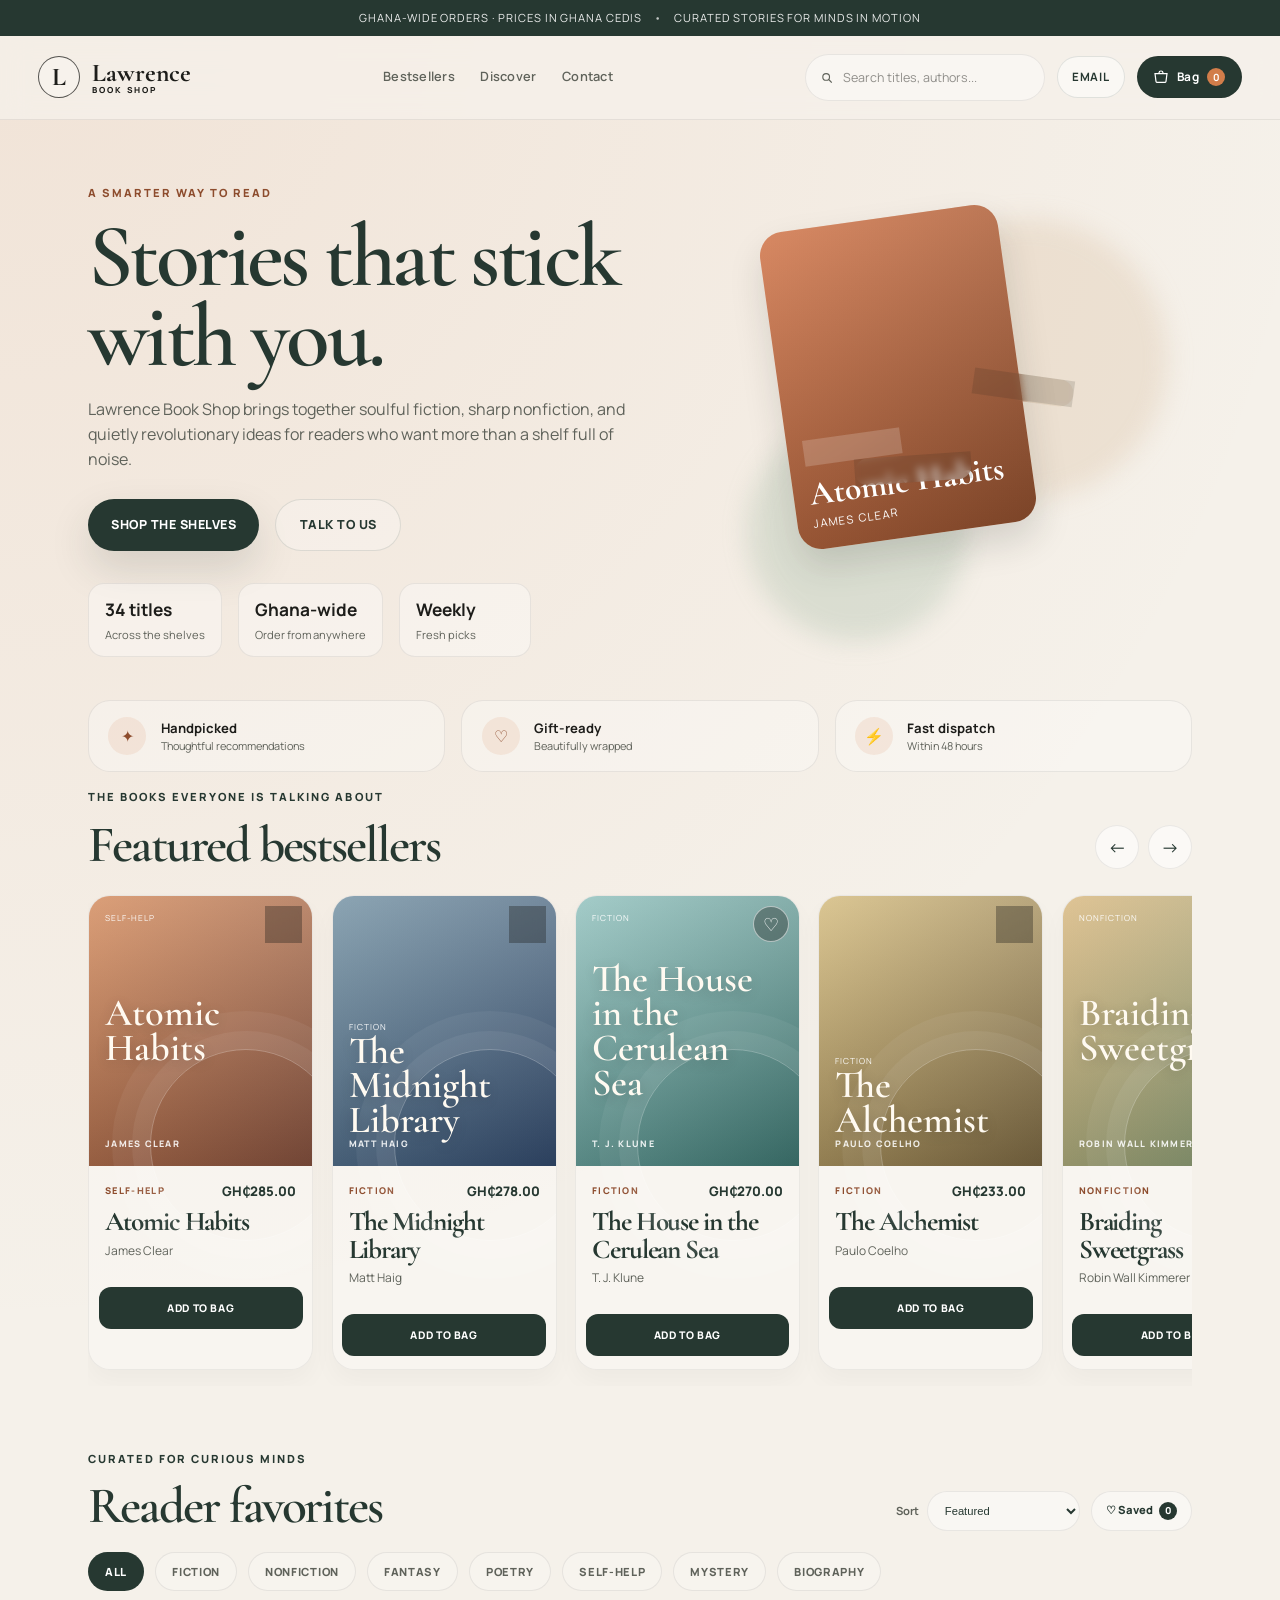
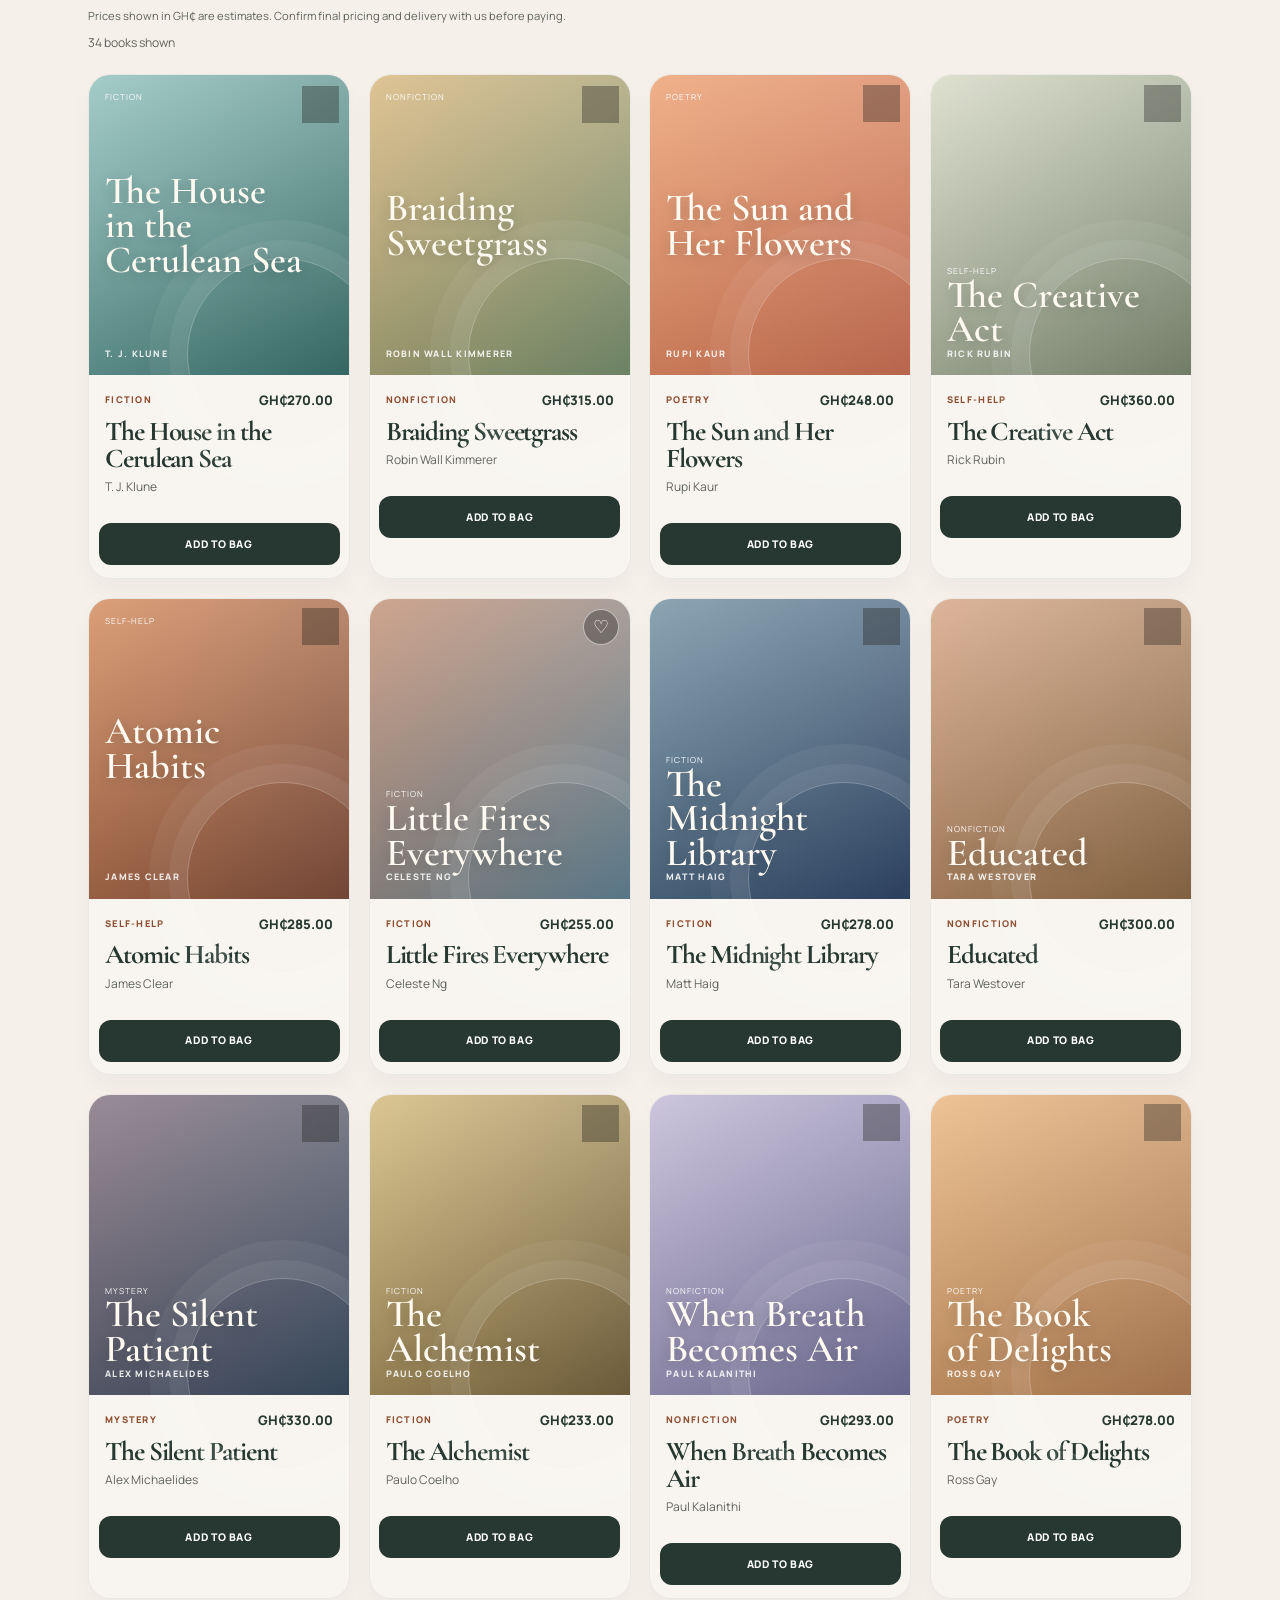
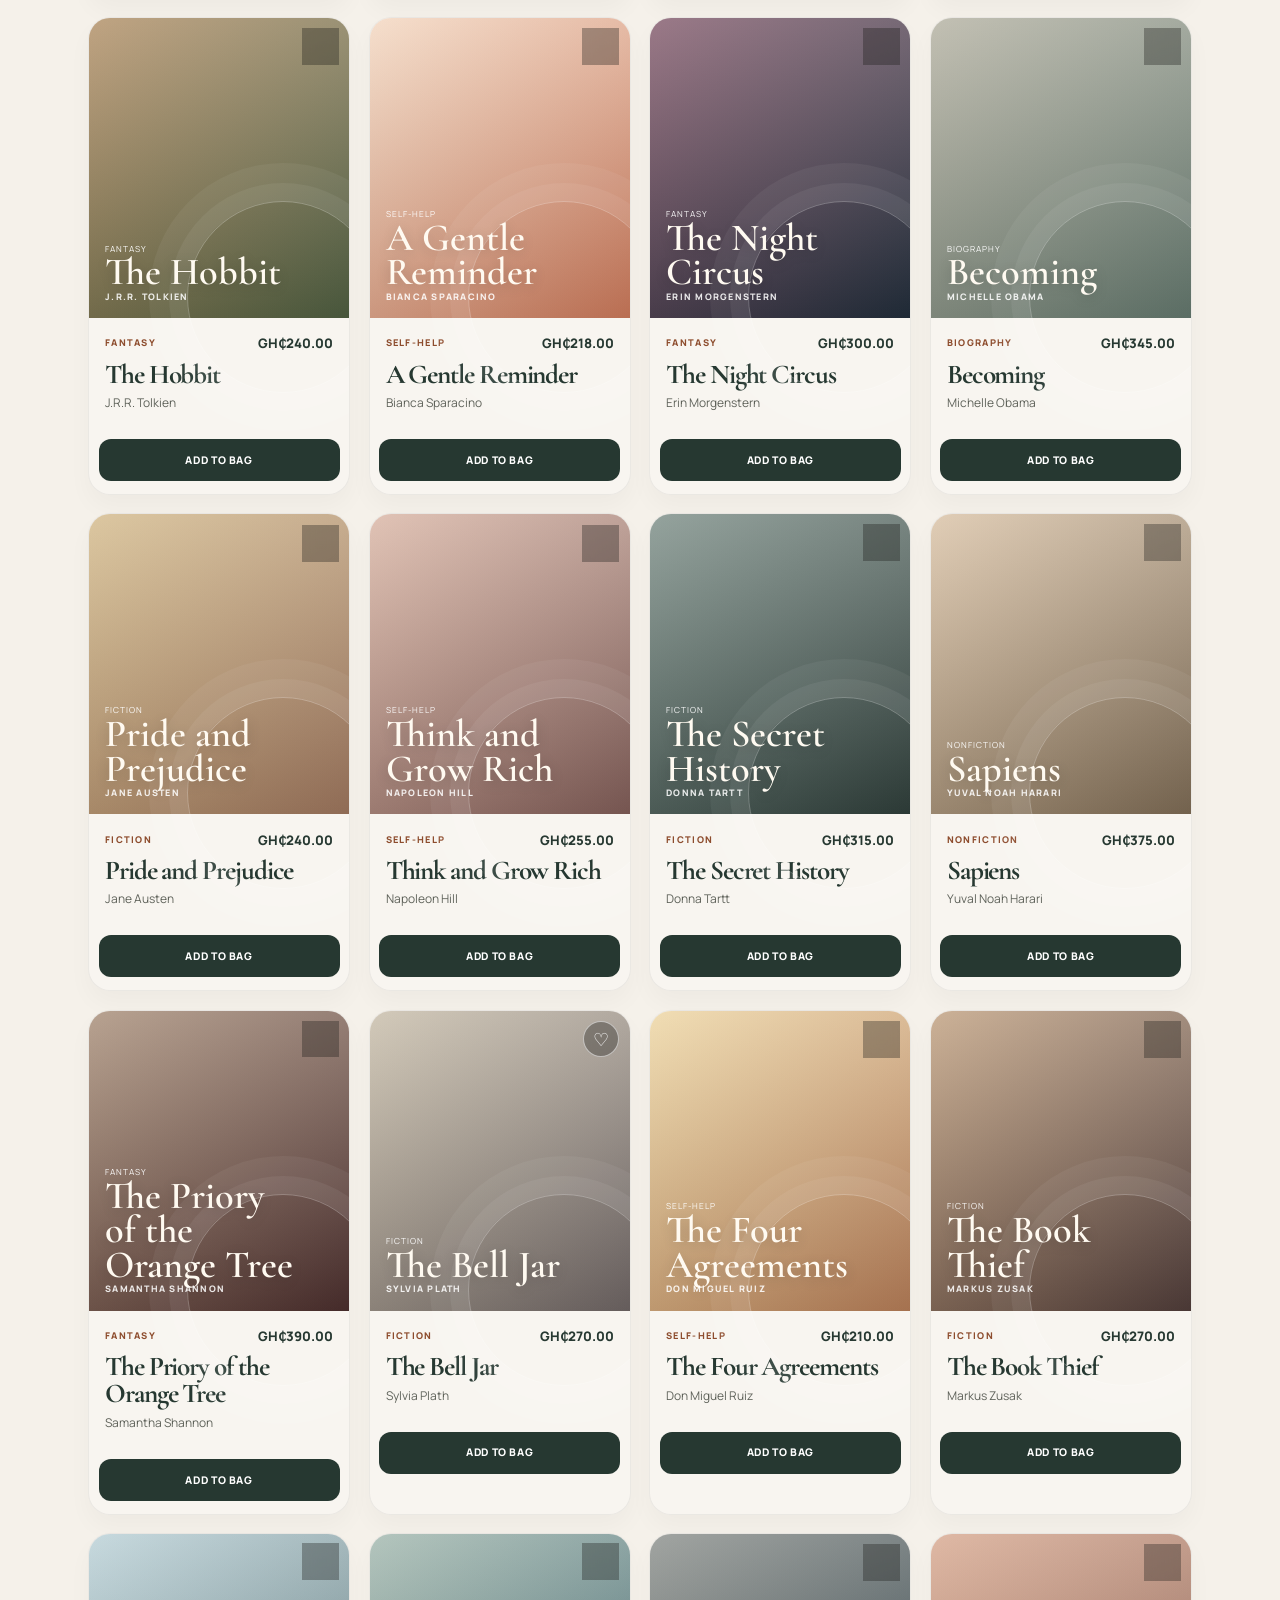
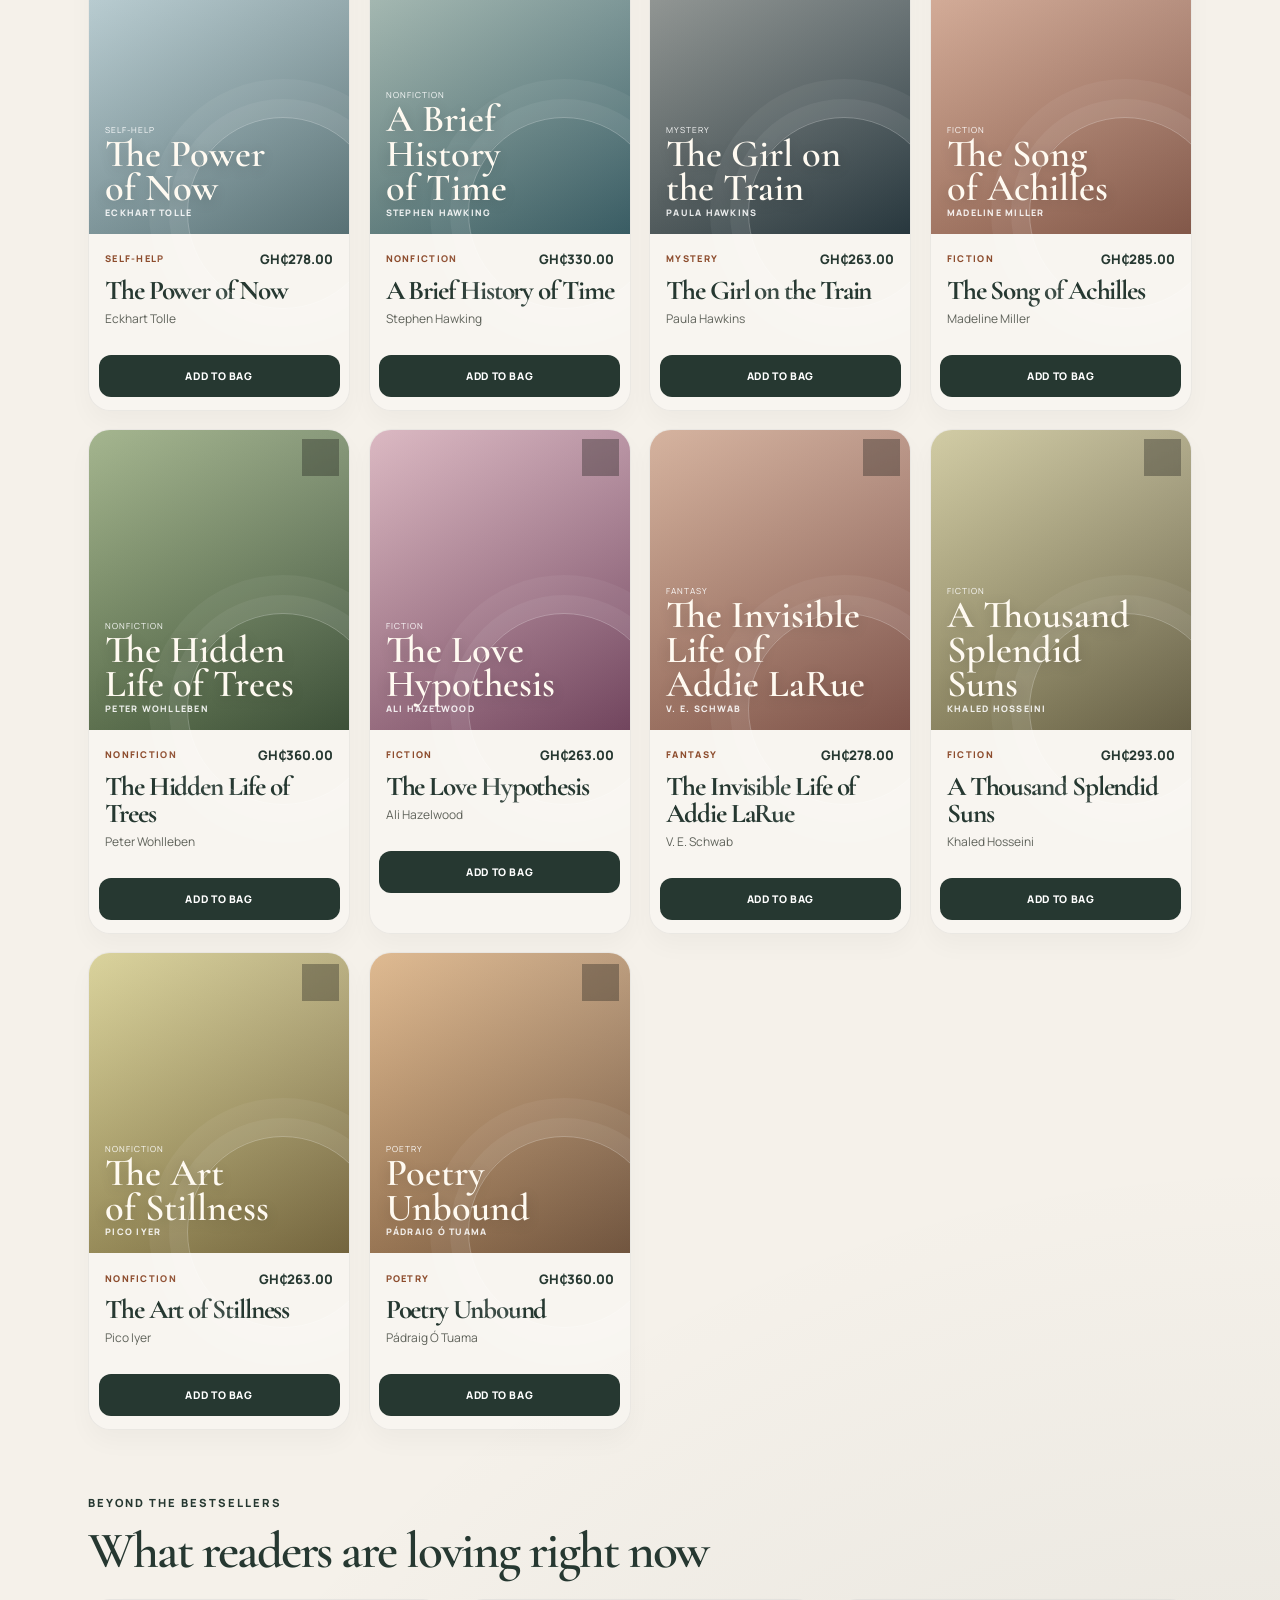
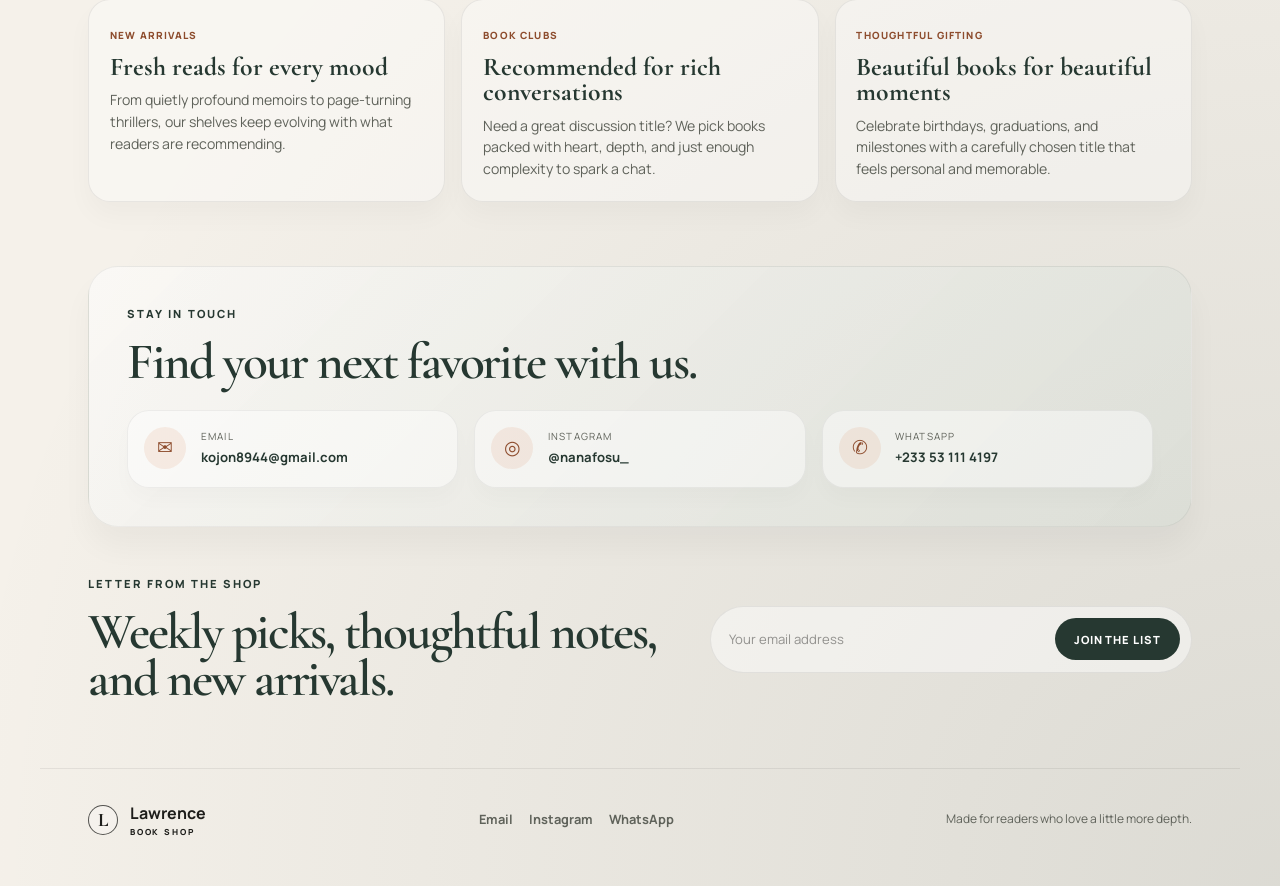
<file: index.html>
﻿<!DOCTYPE html>
<html lang="en">
  <head>
    <meta charset="UTF-8" />
    <meta name="viewport" content="width=device-width, initial-scale=1.0" />
    <meta name="theme-color" content="#201b19" />
    <meta name="description" content="Lawrence Book Shop — curated books, modern reads, and thoughtful recommendations for every kind of reader." />
    <title>Lawrence Book Shop</title>
    <link rel="preconnect" href="https://fonts.googleapis.com" />
    <link rel="preconnect" href="https://fonts.gstatic.com" crossorigin />
    <link href="https://fonts.googleapis.com/css2?family=Manrope:wght@400;500;600;700;800&family=Cormorant+Garamond:wght@500;600;700&display=swap" rel="stylesheet" />
    <link rel="stylesheet" href="style.css" />
    <script src="script.js" defer></script>
  </head>
  <body>
    <div class="announcement-bar">
      <span>Ghana-wide orders · Prices in Ghana cedis</span>
      <span class="dot">•</span>
      <span>Curated stories for minds in motion</span>
    </div>

    <header class="site-header">
      <a href="#top" class="brand" aria-label="Lawrence Book Shop home">
        <span class="brand-mark">L</span>
        <span class="brand-name">Lawrence <small>BOOK SHOP</small></span>
      </a>

      <nav class="main-nav" aria-label="Main navigation">
        <a href="#bestsellers">Bestsellers</a>
        <a href="#discover">Discover</a>
        <a href="#contact">Contact</a>
      </nav>

      <div class="header-actions">
        <label class="search-box" aria-label="Search books">
          <svg viewBox="0 0 24 24" aria-hidden="true"><circle cx="11" cy="11" r="6"></circle><path d="M16 16L21 21"></path></svg>
          <input id="book-search" type="search" placeholder="Search titles, authors..." autocomplete="off" />
        </label>

        <a class="social-pill" href="mailto:kojon8944@gmail.com" aria-label="Email Lawrence Book Shop">Email</a>

        <button class="cart-button" id="cart-toggle" type="button" aria-label="Open shopping bag">
          <svg viewBox="0 0 24 24" aria-hidden="true"><path d="M3 7h18l-1.5 11.5a2 2 0 0 1-2 1.7H6.5a2 2 0 0 1-2-1.7L3 7Z"></path><path d="M9 7V5.8A3 3 0 0 1 12 3a3 3 0 0 1 3 2.8V7"></path></svg>
          <span>Bag</span>
          <span class="cart-count" id="cart-count">0</span>
        </button>
      </div>
    </header>

    <main id="top">
      <section class="hero">
        <div class="hero-copy">
          <p class="eyebrow">A smarter way to read</p>
          <h1>Stories that stick with you.</h1>
          <p class="hero-text">
            Lawrence Book Shop brings together soulful fiction, sharp nonfiction, and quietly revolutionary ideas for readers who want more than a shelf full of noise.
          </p>

          <div class="hero-actions">
            <a class="button primary" href="#bestsellers">Shop the shelves</a>
            <a class="button secondary" href="#contact">Talk to us</a>
          </div>

          <div class="hero-proof">
            <div class="proof-badge">
              <strong>34 titles</strong>
              <span>Across the shelves</span>
            </div>
            <div class="proof-badge">
              <strong>Ghana-wide</strong>
              <span>Order from anywhere</span>
            </div>
            <div class="proof-badge">
              <strong>Weekly</strong>
              <span>Fresh picks</span>
            </div>
          </div>
        </div>

        <div class="hero-visual" aria-label="Featured book collection illustration">
          <div class="orb orb-one"></div>
          <div class="orb orb-two"></div>
          <div class="book-display">
            <div class="display-book book-main">
              <span class="tag">Editor's pick</span>
              <h3>Atomic Habits</h3>
              <p>James Clear</p>
            </div>
            <div class="display-book book-side">
              <span class="tag alt">Weekend read</span>
              <h3>Little Fires Everywhere</h3>
              <p>Celeste Ng</p>
            </div>
            <div class="display-book book-back">
              <span class="tag alt">More to explore</span>
              <h3>The Midnight Library</h3>
              <p>Matt Haig</p>
            </div>
          </div>
        </div>
      </section>

      <section class="feature-strip" aria-label="Bookshop features">
        <div>
          <span class="icon">✦</span>
          <div><strong>Handpicked</strong><small>Thoughtful recommendations</small></div>
        </div>
        <div>
          <span class="icon">♡</span>
          <div><strong>Gift-ready</strong><small>Beautifully wrapped</small></div>
        </div>
        <div>
          <span class="icon">⚡</span>
          <div><strong>Fast dispatch</strong><small>Within 48 hours</small></div>
        </div>
      </section>

      <section class="bestseller-section section-shell" aria-label="Featured bestsellers">
        <div class="section-heading">
          <div>
            <p class="eyebrow dark">The books everyone is talking about</p>
            <h2>Featured bestsellers</h2>
          </div>
          <div class="carousel-controls">
            <button type="button" class="carousel-control" id="carousel-prev" aria-label="Previous bestsellers">←</button>
            <button type="button" class="carousel-control" id="carousel-next" aria-label="Next bestsellers">→</button>
          </div>
        </div>
        <div class="bestseller-carousel" id="bestseller-carousel" aria-live="polite"></div>
      </section>

      <section class="catalog section-shell" id="bestsellers">
        <div class="section-heading">
          <div>
            <p class="eyebrow dark">Curated for curious minds</p>
            <h2>Reader favorites</h2>
          </div>
          <div class="catalog-actions">
            <label class="sort-control">Sort
              <select id="book-sort" aria-label="Sort books">
                <option value="featured">Featured</option>
                <option value="title-asc">Title: A–Z</option>
                <option value="price-asc">Price: low to high</option>
                <option value="price-desc">Price: high to low</option>
              </select>
            </label>
            <button type="button" class="wishlist-toggle" id="wishlist-toggle" aria-pressed="false">♡ Saved <span id="wishlist-count">0</span></button>
          </div>
        </div>

        <div class="filters" aria-label="Filter books by category">
          <button class="filter-chip active" type="button" data-category="All">All</button>
          <button class="filter-chip" type="button" data-category="Fiction">Fiction</button>
          <button class="filter-chip" type="button" data-category="Nonfiction">Nonfiction</button>
          <button class="filter-chip" type="button" data-category="Fantasy">Fantasy</button>
          <button class="filter-chip" type="button" data-category="Poetry">Poetry</button>
          <button class="filter-chip" type="button" data-category="Self-help">Self-help</button>
          <button class="filter-chip" type="button" data-category="Mystery">Mystery</button>
          <button class="filter-chip" type="button" data-category="Biography">Biography</button>
        </div>

        <p class="currency-note">Prices shown in GH₵ are estimates. Confirm final pricing and delivery with us before paying.</p>
        <p class="search-message" id="search-message" aria-live="polite"></p>
        <div id="book-grid" class="book-grid" aria-live="polite"></div>
        <div class="empty-state" id="empty-state" hidden>No titles match your search yet. Try another keyword or category.</div>
      </section>

      <section class="discover section-shell" id="discover">
        <div class="section-heading compact">
          <div>
            <p class="eyebrow dark">Beyond the bestsellers</p>
            <h2>What readers are loving right now</h2>
          </div>
        </div>

        <div class="discover-grid">
          <article class="discover-card feature-card">
            <span class="tiny-label">New arrivals</span>
            <h3>Fresh reads for every mood</h3>
            <p>From quietly profound memoirs to page-turning thrillers, our shelves keep evolving with what readers are recommending.</p>
          </article>

          <article class="discover-card feature-card">
            <span class="tiny-label">Book clubs</span>
            <h3>Recommended for rich conversations</h3>
            <p>Need a great discussion title? We pick books packed with heart, depth, and just enough complexity to spark a chat.</p>
          </article>

          <article class="discover-card feature-card">
            <span class="tiny-label">Thoughtful gifting</span>
            <h3>Beautiful books for beautiful moments</h3>
            <p>Celebrate birthdays, graduations, and milestones with a carefully chosen title that feels personal and memorable.</p>
          </article>
        </div>
      </section>

      <section class="contact section-shell" id="contact">
        <div class="contact-panel">
          <div>
            <p class="eyebrow dark">Stay in touch</p>
            <h2>Find your next favorite with us.</h2>
          </div>

          <div class="contact-links">
            <a href="mailto:kojon8944@gmail.com" class="contact-card">
              <span class="contact-icon">✉</span>
              <div>
                <small>Email</small>
                <strong>kojon8944@gmail.com</strong>
              </div>
            </a>

            <a href="https://instagram.com/nanafosu_" target="_blank" rel="noreferrer" class="contact-card">
              <span class="contact-icon">◎</span>
              <div>
                <small>Instagram</small>
                <strong>@nanafosu_</strong>
              </div>
            </a>

            <a href="https://wa.me/233531114197" target="_blank" rel="noreferrer" class="contact-card">
              <span class="contact-icon">✆</span>
              <div>
                <small>WhatsApp</small>
                <strong>+233 53 111 4197</strong>
              </div>
            </a>
          </div>
        </div>
      </section>

      <section class="newsletter section-shell">
        <div class="newsletter-copy">
          <p class="eyebrow dark">Letter from the shop</p>
          <h2>Weekly picks, thoughtful notes, and new arrivals.</h2>
        </div>

        <form id="newsletter-form" class="newsletter-form" novalidate>
          <label class="sr-only" for="email">Email address</label>
          <input id="email" type="email" placeholder="Your email address" required />
          <button type="submit">Join the list</button>
        </form>
        <p id="form-message" class="form-message" aria-live="polite"></p>
      </section>
    </main>

    <footer class="site-footer">
      <div class="footer-brand">
        <span class="brand-mark mini">L</span>
        <div>
          <strong>Lawrence</strong>
          <small>BOOK SHOP</small>
        </div>
      </div>

      <div class="footer-links">
        <a href="mailto:kojon8944@gmail.com">Email</a>
        <a href="https://instagram.com/nanafosu_" target="_blank" rel="noreferrer">Instagram</a>
        <a href="https://wa.me/233531114197" target="_blank" rel="noreferrer">WhatsApp</a>
      </div>

      <p>Made for readers who love a little more depth.</p>
    </footer>

    <div class="toast" id="toast" role="status" aria-live="polite"></div>

    <div class="cart-overlay" id="cart-overlay" hidden>
      <aside class="cart-panel" role="dialog" aria-modal="true" aria-labelledby="cart-title">
        <div class="cart-header">
          <h2 id="cart-title">Your bag</h2>
          <button id="cart-close" type="button" aria-label="Close shopping bag">×</button>
        </div>

        <div id="cart-items" class="cart-items"></div>
        <p id="cart-empty" class="cart-empty">Your bag is waiting for a good story.</p>

        <div class="cart-summary">
          <span>Subtotal</span>
          <strong id="cart-subtotal">$0.00</strong>
        </div>

        <a class="button primary checkout-button" id="checkout-button" href="checkout.html">Continue to checkout</a>
      </aside>
    </div>
  </body>
</html>
</file>
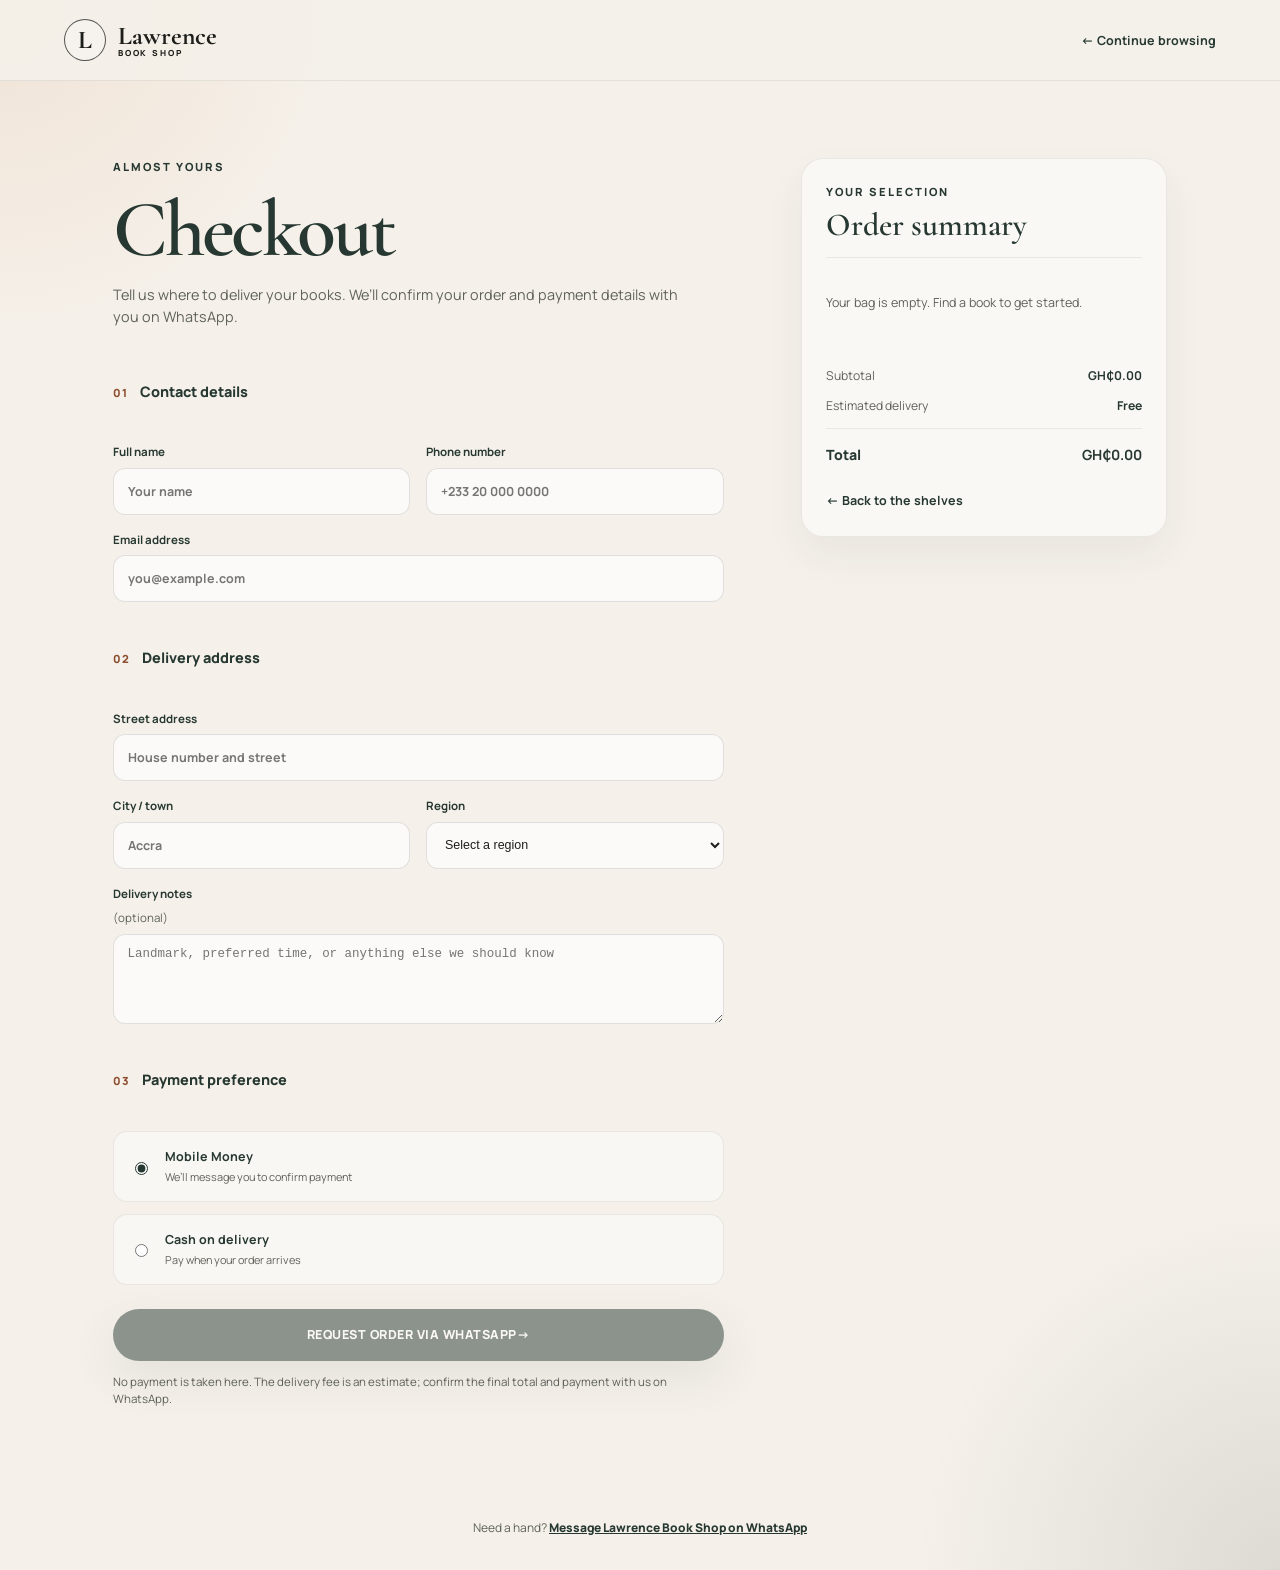
<file: checkout.html>
<!DOCTYPE html>
<html lang="en">
  <head>
    <meta charset="UTF-8">
    <meta name="viewport" content="width=device-width, initial-scale=1.0">
    <meta name="theme-color" content="#263831">
    <meta name="description" content="Complete your Lawrence Book Shop order.">
    <title>Checkout — Lawrence Book Shop</title>
    <link rel="preconnect" href="https://fonts.googleapis.com">
    <link rel="preconnect" href="https://fonts.gstatic.com" crossorigin>
    <link href="https://fonts.googleapis.com/css2?family=Manrope:wght@400;500;600;700;800&family=Cormorant+Garamond:wght@500;600;700&display=swap" rel="stylesheet">
    <link rel="stylesheet" href="style.css">
    <script src="checkout.js" defer></script>
  </head>
  <body class="checkout-page">
    <header class="checkout-header">
      <a href="index.html" class="brand" aria-label="Return to Lawrence Book Shop">
        <span class="brand-mark">L</span>
        <span class="brand-name">Lawrence <small>BOOK SHOP</small></span>
      </a>
      <a class="back-link" href="index.html">← Continue browsing</a>
    </header>

    <main class="checkout-layout">
      <section class="checkout-main">
        <p class="eyebrow dark">Almost yours</p>
        <h1>Checkout</h1>
        <p class="checkout-intro">Tell us where to deliver your books. We’ll confirm your order and payment details with you on WhatsApp.</p>

        <form id="checkout-form" class="checkout-form">
          <fieldset>
            <legend><span>01</span> Contact details</legend>
            <div class="form-grid">
              <label>Full name<input name="name" autocomplete="name" required placeholder="Your name"></label>
              <label>Phone number<input name="phone" type="tel" autocomplete="tel" required placeholder="+233 20 000 0000"></label>
              <label class="form-wide">Email address<input name="email" type="email" autocomplete="email" required placeholder="you@example.com"></label>
            </div>
          </fieldset>

          <fieldset>
            <legend><span>02</span> Delivery address</legend>
            <div class="form-grid">
              <label class="form-wide">Street address<input name="address" autocomplete="street-address" required placeholder="House number and street"></label>
              <label>City / town<input name="city" autocomplete="address-level2" required placeholder="Accra"></label>
              <label>Region
                <select name="region" autocomplete="address-level1" required>
                  <option value="">Select a region</option>
                  <option>Greater Accra</option><option>Ashanti</option><option>Central</option><option>Eastern</option>
                  <option>Western</option><option>Western North</option><option>Volta</option><option>Oti</option>
                  <option>Northern</option><option>Savannah</option><option>North East</option><option>Upper East</option>
                  <option>Upper West</option><option>Bono</option><option>Bono East</option><option>Ahafo</option>
                </select>
              </label>
              <label class="form-wide">Delivery notes <span class="optional">(optional)</span><textarea name="notes" rows="3" placeholder="Landmark, preferred time, or anything else we should know"></textarea></label>
            </div>
          </fieldset>

          <fieldset>
            <legend><span>03</span> Payment preference</legend>
            <div class="payment-options">
              <label class="payment-option"><input type="radio" name="payment" value="Mobile Money" checked><span><strong>Mobile Money</strong><small>We’ll message you to confirm payment</small></span></label>
              <label class="payment-option"><input type="radio" name="payment" value="Cash on delivery"><span><strong>Cash on delivery</strong><small>Pay when your order arrives</small></span></label>
            </div>
          </fieldset>

          <button class="button primary place-order" type="submit">Request order via WhatsApp <span aria-hidden="true">→</span></button>
          <p class="checkout-note">No payment is taken here. The delivery fee is an estimate; confirm the final total and payment with us on WhatsApp.</p>
          <p id="checkout-message" class="checkout-message" role="status" aria-live="polite"></p>
        </form>
      </section>

      <aside class="order-panel" aria-labelledby="order-title">
        <p class="eyebrow dark">Your selection</p>
        <h2 id="order-title">Order summary</h2>
        <div id="checkout-items" class="checkout-items"></div>
        <p id="checkout-empty" class="checkout-empty" hidden>Your bag is empty. Find a book to get started.</p>
        <div class="order-totals">
          <div><span>Subtotal</span><strong id="checkout-subtotal">GH₵0.00</strong></div>
          <div><span>Estimated delivery</span><strong id="checkout-delivery">GH₵0.00</strong></div>
          <div class="grand-total"><span>Total</span><strong id="checkout-total">GH₵0.00</strong></div>
        </div>
        <a class="back-to-shop" href="index.html#bestsellers">← Back to the shelves</a>
      </aside>
    </main>
    <footer class="checkout-footer">Need a hand? <a href="https://wa.me/233531114197" target="_blank" rel="noreferrer">Message Lawrence Book Shop on WhatsApp</a></footer>
  </body>
</html>
</file>
<file: style.css>
﻿:root {
  --bg: #f5f1ea;
  --panel: #fffdf9;
  --panel-strong: #f0eadf;
  --ink: #1d1d1a;
  --muted: #5f625a;
  --line: rgba(29, 29, 26, 0.08);
  --accent: #d27d4a;
  --accent-dark: #8d4c2d;
  --forest: #263831;
  --sage: #7ea38b;
  --clay: #d4b391;
  --shadow: rgba(27, 26, 22, 0.12);
  --radius-xl: 28px;
  --radius-lg: 22px;
  --radius-md: 16px;
  --transition: 220ms ease;
}

* {
  box-sizing: border-box;
}

html {
  scroll-behavior: smooth;
}

body {
  margin: 0;
  min-height: 100vh;
  background:
    radial-gradient(circle at top left, rgba(210, 125, 74, 0.12), transparent 18%),
    radial-gradient(circle at bottom right, rgba(38, 56, 49, 0.12), transparent 18%),
    var(--bg);
  color: var(--ink);
  font-family: "Manrope", sans-serif;
  line-height: 1.55;
}

img {
  max-width: 100%;
  display: block;
}

a {
  color: inherit;
  text-decoration: none;
}

button,
input {
  font: inherit;
}

button {
  cursor: pointer;
}

button:focus-visible,
a:focus-visible,
input:focus-visible,
select:focus-visible,
textarea:focus-visible {
  outline: 3px solid rgba(210, 125, 74, 0.6);
  outline-offset: 3px;
}

.sr-only {
  position: absolute;
  width: 1px;
  height: 1px;
  padding: 0;
  margin: -1px;
  overflow: hidden;
  clip: rect(0, 0, 0, 0);
  white-space: nowrap;
  border: 0;
}

.announcement-bar {
  display: flex;
  align-items: center;
  justify-content: center;
  gap: 12px;
  min-height: 36px;
  background: var(--forest);
  color: rgba(255, 255, 255, 0.9);
  font-size: 0.7rem;
  letter-spacing: 0.08em;
  text-transform: uppercase;
}

.announcement-bar .dot {
  opacity: 0.8;
}

.site-header {
  position: sticky;
  top: 0;
  z-index: 20;
  display: flex;
  align-items: center;
  justify-content: space-between;
  gap: 28px;
  padding: 1.1rem clamp(1.2rem, 3vw, 3.5rem);
  background: rgba(245, 241, 234, 0.8);
  backdrop-filter: blur(14px);
  border-bottom: 1px solid var(--line);
}

.brand,
.footer-brand {
  display: inline-flex;
  align-items: center;
  gap: 12px;
}

.brand-mark {
  width: 42px;
  height: 42px;
  display: inline-grid;
  place-items: center;
  border-radius: 50%;
  border: 1px solid rgba(29, 29, 26, 0.75);
  background: rgba(255, 255, 255, 0.22);
  font-family: "Cormorant Garamond", serif;
  font-size: 1.6rem;
  font-weight: 700;
}

.brand-mark.mini {
  width: 30px;
  height: 30px;
  font-size: 1.2rem;
}

.brand-name {
  font-family: "Cormorant Garamond", serif;
  font-weight: 700;
  font-size: clamp(1.5rem, 2vw, 2rem);
  line-height: 1;
}

.brand-name small,
.footer-brand small {
  display: block;
  letter-spacing: 0.22em;
  font-size: 0.52rem;
  font-weight: 800;
  font-family: "Manrope", sans-serif;
}

.main-nav {
  display: flex;
  align-items: center;
  justify-content: center;
  gap: clamp(1rem, 2vw, 2rem);
  flex: 1;
}

.main-nav a {
  position: relative;
  color: var(--muted);
  font-weight: 600;
  font-size: 0.8rem;
  letter-spacing: 0.02em;
}

.main-nav a::after {
  content: "";
  position: absolute;
  left: 0;
  bottom: -7px;
  width: 100%;
  height: 2px;
  border-radius: 99px;
  background: var(--accent);
  transform: scaleX(0);
  transform-origin: center;
  transition: transform var(--transition);
}

.main-nav a:hover::after,
.main-nav a:focus-visible::after {
  transform: scaleX(1);
}

.header-actions {
  display: flex;
  align-items: center;
  gap: 12px;
}

.search-box {
  display: flex;
  align-items: center;
  gap: 8px;
  width: min(240px, 24vw);
  min-width: 150px;
  padding: 0.75rem 0.9rem;
  border: 1px solid var(--line);
  border-radius: 999px;
  background: rgba(255, 255, 255, 0.4);
}

.search-box svg {
  width: 15px;
  height: 15px;
  stroke: var(--muted);
  fill: none;
  stroke-width: 2;
}

.search-box input {
  width: 100%;
  border: 0;
  background: transparent;
  color: var(--ink);
  font-size: 0.78rem;
  outline: none;
}

.search-box input::placeholder {
  color: rgba(29, 29, 26, 0.48);
}

.social-pill,
.button,
.filter-chip,
.cart-button {
  transition: transform var(--transition), box-shadow var(--transition), background var(--transition), color var(--transition), border-color var(--transition);
}

.social-pill {
  display: inline-flex;
  align-items: center;
  justify-content: center;
  min-height: 42px;
  padding: 0 0.9rem;
  border-radius: 999px;
  border: 1px solid rgba(38, 56, 49, 0.12);
  background: rgba(255, 255, 255, 0.5);
  color: var(--forest);
  font-size: 0.72rem;
  font-weight: 700;
  letter-spacing: 0.06em;
  text-transform: uppercase;
}

.social-pill:hover,
.button:hover,
.filter-chip:hover,
.cart-button:hover {
  transform: translateY(-2px);
}

.cart-button {
  display: inline-flex;
  align-items: center;
  justify-content: center;
  gap: 8px;
  min-height: 42px;
  padding: 0 0.95rem;
  border: 1px solid rgba(29, 29, 26, 0.1);
  border-radius: 999px;
  background: var(--forest);
  color: white;
  font-weight: 700;
  font-size: 0.74rem;
  letter-spacing: 0.04em;
}

.cart-button svg {
  width: 16px;
  height: 16px;
  fill: none;
  stroke: currentColor;
  stroke-width: 1.8;
}

.cart-count {
  display: grid;
  place-items: center;
  width: 18px;
  height: 18px;
  border-radius: 50%;
  background: var(--accent);
  color: white;
  font-size: 0.62rem;
}

main {
  padding-bottom: 3rem;
}

.hero,
.section-shell,
.site-footer {
  max-width: 1200px;
  margin: 0 auto;
}

.hero {
  display: grid;
  grid-template-columns: 1.12fr 0.88fr;
  align-items: center;
  gap: clamp(1.5rem, 4vw, 4rem);
  padding: clamp(2.5rem, 5vw, 5rem) clamp(1.2rem, 4vw, 3rem) 2.2rem;
}

.eyebrow {
  margin: 0 0 1rem;
  color: var(--accent-dark);
  font-size: 0.7rem;
  font-weight: 800;
  letter-spacing: 0.18em;
  text-transform: uppercase;
}

.eyebrow.dark {
  color: var(--forest);
}

.hero h1,
.section-heading h2,
.newsletter-copy h2,
.contact-panel h2 {
  margin: 0;
  color: var(--forest);
  font-family: "Cormorant Garamond", serif;
  font-weight: 600;
  letter-spacing: -0.04em;
}

.hero h1 {
  font-size: clamp(3.4rem, 7vw, 6rem);
  line-height: 0.9;
}

.hero-text {
  max-width: 560px;
  margin-top: 1.2rem;
  color: var(--muted);
  font-size: 1rem;
}

.hero-actions {
  display: flex;
  flex-wrap: wrap;
  gap: 1rem;
  margin-top: 1.7rem;
}

.button {
  display: inline-flex;
  align-items: center;
  justify-content: center;
  min-height: 52px;
  padding: 0 1.45rem;
  border-radius: 999px;
  font-size: 0.78rem;
  font-weight: 800;
  letter-spacing: 0.04em;
  text-transform: uppercase;
}

.button.primary {
  background: var(--forest);
  color: white;
  box-shadow: 0 18px 40px rgba(38, 56, 49, 0.15);
}

.button.secondary {
  border: 1px solid rgba(38, 56, 49, 0.12);
  background: rgba(255, 255, 255, 0.26);
  color: var(--forest);
}

.hero-proof {
  display: flex;
  flex-wrap: wrap;
  gap: 1rem;
  margin-top: 2rem;
}

.hero-copy,
.hero-visual {
  animation: hero-arrive 700ms both;
}

.hero-visual {
  animation-delay: 120ms;
}

@keyframes hero-arrive {
  from {
    opacity: 0;
    transform: translateY(12px);
  }
  to {
    opacity: 1;
    transform: translateY(0);
  }
}

.proof-badge {
  min-width: 132px;
  padding: 0.8rem 1rem;
  border: 1px solid var(--line);
  border-radius: var(--radius-md);
  background: rgba(255, 255, 255, 0.36);
}

.proof-badge strong,
.proof-badge span {
  display: block;
}

.proof-badge strong {
  font-size: 1.08rem;
  margin-bottom: 0.15rem;
}

.proof-badge span {
  color: var(--muted);
  font-size: 0.7rem;
}

.hero-visual {
  position: relative;
  min-height: 470px;
  display: flex;
  align-items: center;
  justify-content: center;
}

.orb {
  position: absolute;
  border-radius: 50%;
  filter: blur(12px);
}

.orb-one {
  width: 280px;
  height: 280px;
  background: rgba(212, 179, 145, 0.25);
  top: 34px;
  right: 24px;
}

.orb-two {
  width: 220px;
  height: 220px;
  background: rgba(126, 163, 139, 0.22);
  bottom: 14px;
  left: 18px;
}

.book-display {
  position: relative;
  width: min(420px, 100%);
  height: 430px;
}

.display-book {
  position: absolute;
  display: flex;
  flex-direction: column;
  justify-content: flex-end;
  box-shadow: 0 18px 35px rgba(34, 39, 35, 0.15);
  border-radius: 24px;
  padding: 1.1rem 1rem;
  color: white;
  overflow: hidden;
}

.display-book::before {
  content: "";
  position: absolute;
  inset: 0;
  background: linear-gradient(180deg, rgba(255,255,255,0.12), rgba(0,0,0,0.12));
}

.display-book > * {
  position: relative;
  z-index: 1;
}

.book-main {
  left: 28px;
  top: 12px;
  width: 240px;
  height: 320px;
  background: linear-gradient(135deg, #d2784d, #8c4d2d);
  transform: rotate(-8deg);
}

.book-side {
  right: 14px;
  top: 66px;
  width: 200px;
  height: 250px;
  background: linear-gradient(135deg, #5d8d7f, #1d352f);
  transform: rotate(8deg);
}

.book-back {
  left: 92px;
  bottom: 8px;
  width: 210px;
  height: 220px;
  background: linear-gradient(135deg, #b69871, #6d4d2e);
  transform: rotate(-4deg);
}

.tag {
  display: inline-block;
  width: fit-content;
  margin-bottom: 0.8rem;
  padding: 0.38rem 0.7rem;
  border-radius: 999px;
  background: rgba(255,255,255,0.18);
  backdrop-filter: blur(4px);
  font-size: 0.58rem;
  font-weight: 800;
  letter-spacing: 0.08em;
  text-transform: uppercase;
}

.tag.alt {
  background: rgba(29, 29, 26, 0.14);
}

.display-book h3 {
  margin: 0 0 0.25rem;
  font-family: "Cormorant Garamond", serif;
  font-size: 2.1rem;
  line-height: 0.95;
}

.display-book p {
  margin: 0;
  font-size: 0.7rem;
  letter-spacing: 0.13em;
  text-transform: uppercase;
}

.feature-strip {
  display: grid;
  grid-template-columns: repeat(3, minmax(0, 1fr));
  gap: 1rem;
  max-width: 1200px;
  margin: 0 auto;
  padding: 0.5rem clamp(1.2rem, 4vw, 3rem) 0;
}

.feature-strip > div {
  display: flex;
  align-items: center;
  gap: 0.9rem;
  padding: 1rem 1.2rem;
  border: 1px solid var(--line);
  border-radius: var(--radius-lg);
  background: rgba(255, 255, 255, 0.3);
}

.feature-strip .icon {
  width: 38px;
  height: 38px;
  display: grid;
  place-items: center;
  border-radius: 50%;
  background: rgba(210, 125, 74, 0.12);
  color: var(--accent-dark);
  font-size: 1rem;
}

.feature-strip strong,
.feature-strip small {
  display: block;
}

.feature-strip strong {
  font-size: 0.82rem;
}

.feature-strip small {
  color: var(--muted);
  font-size: 0.68rem;
}

.section-shell {
  padding: clamp(2.4rem, 5vw, 5rem) clamp(1.2rem, 4vw, 3rem) 0;
}

.section-heading {
  display: flex;
  align-items: end;
  justify-content: space-between;
  gap: 1rem;
  margin-bottom: 1.3rem;
}

.section-heading h2,
.newsletter-copy h2,
.contact-panel h2 {
  font-size: clamp(2.2rem, 4vw, 3.3rem);
  line-height: 0.93;
}

.inline-link {
  color: var(--forest);
  font-weight: 700;
  font-size: 0.76rem;
  letter-spacing: 0.1em;
  text-transform: uppercase;
}

.filters {
  display: flex;
  flex-wrap: wrap;
  gap: 0.7rem;
  margin-bottom: 1rem;
}

.catalog-actions {
  display: flex;
  flex-wrap: wrap;
  align-items: center;
  gap: 0.7rem;
}

.sort-control {
  display: flex;
  align-items: center;
  gap: 0.5rem;
  color: var(--muted);
  font-size: 0.7rem;
  font-weight: 700;
}

.sort-control select {
  min-height: 40px;
  padding: 0 2rem 0 0.8rem;
  border: 1px solid var(--line);
  border-radius: 999px;
  background: rgba(255, 255, 255, 0.45);
  color: var(--forest);
  font-size: 0.7rem;
}

.wishlist-toggle {
  min-height: 40px;
  padding: 0 0.85rem;
  border: 1px solid var(--line);
  border-radius: 999px;
  background: rgba(255, 255, 255, 0.45);
  color: var(--forest);
  font-size: 0.7rem;
  font-weight: 800;
}

.wishlist-toggle.active {
  border-color: var(--accent);
  background: rgba(210, 125, 74, 0.12);
  color: var(--accent-dark);
}

.wishlist-toggle span {
  display: inline-grid;
  place-items: center;
  min-width: 18px;
  height: 18px;
  margin-left: 0.3rem;
  border-radius: 50%;
  background: var(--forest);
  color: white;
  font-size: 0.6rem;
}

.currency-note {
  margin: 0 0 0.6rem;
  color: var(--muted);
  font-size: 0.7rem;
}

.filter-chip {
  padding: 0.64rem 1rem;
  border: 1px solid rgba(29, 29, 26, 0.08);
  border-radius: 999px;
  background: rgba(255, 255, 255, 0.22);
  color: var(--muted);
  font-size: 0.7rem;
  letter-spacing: 0.06em;
  text-transform: uppercase;
  font-weight: 800;
}

.filter-chip.active {
  background: var(--forest);
  border-color: transparent;
  color: white;
}

.search-message {
  min-height: 1.5rem;
  margin: 0 0 1rem;
  color: var(--muted);
  font-size: 0.76rem;
}

.book-grid {
  display: grid;
  grid-template-columns: repeat(4, minmax(0, 1fr));
  gap: 1.15rem;
}

.book-card {
  display: block;
  border-radius: var(--radius-lg);
  overflow: hidden;
  border: 1px solid rgba(29, 29, 26, 0.06);
  background: rgba(255, 255, 255, 0.3);
  box-shadow: 0 12px 24px rgba(17, 17, 17, 0.03);
}

.book-cover {
  position: relative;
  height: 300px;
  display: flex;
  flex-direction: column;
  justify-content: space-between;
  padding: 1rem 1rem 0.9rem;
  background: linear-gradient(135deg, var(--book-start, #f5d8b8), var(--book-end, #b78e6d));
  color: white;
}

.book-cover:has(.book-cover-image.loaded)::before {
  opacity: 0.18;
}

.book-cover::after {
  content: "";
  position: absolute;
  z-index: 0;
  right: -30px;
  bottom: -75px;
  width: 190px;
  height: 190px;
  border: 1px solid rgba(255, 255, 255, 0.28);
  border-radius: 50%;
  box-shadow: 0 0 0 18px rgba(255, 255, 255, 0.06), 0 0 0 38px rgba(255, 255, 255, 0.05);
  pointer-events: none;
}

.book-cover-image {
  position: absolute;
  inset: 0;
  z-index: 0;
  width: 100%;
  height: 100%;
  object-fit: cover;
  opacity: 0;
  background: linear-gradient(135deg, var(--book-start), var(--book-end));
  transition: opacity 400ms ease, transform 600ms ease;
}

.book-cover-image.loaded {
  opacity: 1;
}

.book-cover-image.cover-unavailable {
  display: none;
}

.book-card:hover .book-cover-image.loaded {
  transform: scale(1.04);
}

.book-cover::before {
  content: "";
  position: absolute;
  inset: 0;
  background: linear-gradient(180deg, rgba(255,255,255,0.2), rgba(0,0,0,0.08));
}

.book-cover > * {
  position: relative;
  z-index: 1;
}

.book-cover.has-image .cover-art-title,
.book-cover.has-image .cover-art-author {
  opacity: 0;
}

.cover-art-title {
  max-width: 90%;
  color: #fffaf1;
  font-family: "Cormorant Garamond", serif;
  font-size: clamp(2rem, 3vw, 3.2rem);
  font-weight: 600;
  line-height: 0.9;
  text-wrap: balance;
  text-shadow: 0 3px 14px rgba(0, 0, 0, 0.2);
  pointer-events: none;
}

.cover-art-author {
  max-width: 90%;
  color: rgba(255, 255, 255, 0.88);
  font-size: 0.56rem;
  font-weight: 800;
  letter-spacing: 0.14em;
  text-transform: uppercase;
  pointer-events: none;
}

.favorite-button {
  position: absolute;
  z-index: 2;
  top: 0.65rem;
  right: 0.65rem;
  width: 36px;
  height: 36px;
  border: 1px solid rgba(255, 255, 255, 0.55);
  border-radius: 50%;
  background: rgba(29, 29, 26, 0.34);
  color: white;
  font-size: 1.15rem;
  line-height: 1;
  backdrop-filter: blur(7px);
  transition: transform var(--transition), background var(--transition);
}

.favorite-button:hover {
  transform: scale(1.08);
  background: var(--accent-dark);
}

.cover-topline,
.cover-author {
  font-size: 0.52rem;
  letter-spacing: 0.12em;
  text-transform: uppercase;
  opacity: 0.95;
}

.cover-title {
  margin: 0;
  font-family: "Cormorant Garamond", serif;
  font-size: clamp(2.1rem, 2.2vw, 2.8rem);
  line-height: 0.93;
  letter-spacing: -0.04em;
}

.book-info {
  padding: 0.95rem 1rem 1rem;
}

.book-meta {
  display: flex;
  justify-content: space-between;
  align-items: center;
  margin-bottom: 0.45rem;
}

.book-category {
  margin: 0;
  color: var(--accent-dark);
  font-size: 0.58rem;
  font-weight: 800;
  letter-spacing: 0.14em;
  text-transform: uppercase;
}

.book-price {
  font-size: 0.82rem;
  font-weight: 800;
  color: var(--forest);
}

.book-info h3 {
  margin: 0;
  color: var(--forest);
  font-family: "Cormorant Garamond", serif;
  font-size: 1.7rem;
  line-height: 1;
  letter-spacing: -0.04em;
}

.book-author {
  margin: 0.38rem 0 0;
  color: var(--muted);
  font-size: 0.75rem;
}

.add-button {
  width: calc(100% - 1.2rem);
  margin: 0.65rem 0.6rem 0.8rem;
  min-height: 42px;
  border: 0;
  border-radius: 12px;
  background: var(--forest);
  color: white;
  font-weight: 800;
  letter-spacing: 0.06em;
  text-transform: uppercase;
  font-size: 0.66rem;
  scroll-margin-top: 130px;
}

.empty-state {
  margin-top: 1.2rem;
  color: var(--muted);
  font-size: 0.9rem;
}

.bestseller-section {
  padding-top: 1rem;
}

.carousel-controls {
  display: flex;
  gap: 0.55rem;
}

.carousel-control {
  display: grid;
  place-items: center;
  width: 44px;
  height: 44px;
  border: 1px solid var(--line);
  border-radius: 50%;
  background: rgba(255, 255, 255, 0.55);
  color: var(--forest);
  font-size: 1.15rem;
  transition: transform var(--transition), background var(--transition), color var(--transition);
}

.carousel-control:hover {
  transform: translateY(-2px);
  background: var(--forest);
  color: white;
}

.carousel-control:disabled {
  cursor: default;
  opacity: 0.4;
  transform: none;
}

.bestseller-carousel {
  display: grid;
  grid-auto-columns: minmax(225px, 24%);
  grid-auto-flow: column;
  grid-template-rows: 1fr;
  gap: 1.15rem;
  overflow-x: auto;
  overscroll-behavior-inline: contain;
  scroll-snap-type: x mandatory;
  scrollbar-width: thin;
  scrollbar-color: var(--sage) transparent;
  padding: 0.3rem 0.2rem 1rem;
}

.bestseller-carousel .book-card {
  scroll-snap-align: start;
}

.bestseller-carousel .book-cover {
  height: 270px;
}

.book-card {
  animation: card-arrive 450ms both;
}

.book-card:nth-child(4n + 2) {
  animation-delay: 50ms;
}

.book-card:nth-child(4n + 3) {
  animation-delay: 100ms;
}

.book-card:nth-child(4n + 4) {
  animation-delay: 150ms;
}

@keyframes card-arrive {
  from {
    opacity: 0;
    transform: translateY(14px);
  }
  to {
    opacity: 1;
    transform: translateY(0);
  }
}

.discover-grid {
  display: grid;
  grid-template-columns: repeat(3, minmax(0, 1fr));
  gap: 1rem;
  margin-top: 1.5rem;
}

.discover-card {
  padding: 1.3rem;
  border: 1px solid var(--line);
  border-radius: var(--radius-lg);
  background: rgba(255, 255, 255, 0.36);
  box-shadow: 0 14px 26px rgba(30, 30, 30, 0.03);
}

.tiny-label {
  display: inline-block;
  margin-bottom: 0.65rem;
  color: var(--accent-dark);
  font-size: 0.62rem;
  font-weight: 800;
  letter-spacing: 0.12em;
  text-transform: uppercase;
}

.discover-card h3 {
  margin: 0 0 0.6rem;
  color: var(--forest);
  font-size: clamp(1.35rem, 2vw, 2rem);
  font-family: "Cormorant Garamond", serif;
  line-height: 1;
}

.discover-card p {
  margin: 0;
  color: var(--muted);
  font-size: 0.88rem;
}

.contact-panel {
  padding: clamp(1.4rem, 4vw, 2.4rem);
  border-radius: clamp(20px, 3vw, 30px);
  background: linear-gradient(135deg, rgba(255,255,255,0.52), rgba(214, 220, 212, 0.55));
  border: 1px solid rgba(29, 29, 26, 0.06);
  box-shadow: 0 20px 30px rgba(19, 19, 19, 0.04);
}

.contact-links {
  display: grid;
  grid-template-columns: repeat(3, minmax(0, 1fr));
  gap: 1rem;
  margin-top: 1.5rem;
}

.contact-card {
  display: flex;
  align-items: center;
  gap: 0.9rem;
  padding: 1rem 1rem 1.1rem;
  border-radius: var(--radius-lg);
  background: rgba(255, 255, 255, 0.45);
  border: 1px solid rgba(29, 29, 26, 0.06);
  box-shadow: 0 12px 20px rgba(18, 18, 18, 0.02);
}

.contact-icon {
  width: 42px;
  height: 42px;
  display: grid;
  place-items: center;
  border-radius: 50%;
  background: rgba(210, 125, 74, 0.12);
  color: var(--accent-dark);
  font-size: 1.2rem;
}

.contact-card small,
.contact-card strong {
  display: block;
}

.contact-card small {
  color: var(--muted);
  font-size: 0.62rem;
  text-transform: uppercase;
  letter-spacing: 0.12em;
}

.contact-card strong {
  margin-top: 0.2rem;
  color: var(--forest);
  font-size: 0.82rem;
}

.newsletter {
  position: relative;
  display: grid;
  grid-template-columns: 1.1fr 0.9fr;
  align-items: center;
  gap: 1rem 2rem;
  padding-top: 3rem;
}

.newsletter-form {
  display: flex;
  align-items: center;
  gap: 0.8rem;
  width: min(100%, 500px);
  margin-left: auto;
  padding: 0.7rem 0.7rem 0.7rem 1rem;
  border-radius: 999px;
  border: 1px solid rgba(29, 29, 26, 0.08);
  background: rgba(255,255,255,0.45);
}

.newsletter-form input {
  flex: 1;
  min-width: 0;
  border: 0;
  background: transparent;
  color: var(--ink);
  font-size: 0.82rem;
  outline: none;
}

.newsletter-form input::placeholder {
  color: rgba(29, 29, 26, 0.45);
}

.newsletter-form button {
  min-height: 42px;
  padding: 0 1.2rem;
  border: 0;
  border-radius: 999px;
  background: var(--forest);
  color: white;
  font-size: 0.7rem;
  font-weight: 800;
  letter-spacing: 0.08em;
  text-transform: uppercase;
}

.form-message {
  grid-column: 2;
  margin: 0;
  color: var(--forest);
  font-size: 0.74rem;
  text-align: right;
}

.site-footer {
  display: flex;
  align-items: center;
  justify-content: space-between;
  gap: 1.2rem;
  padding: 2rem clamp(1.2rem, 4vw, 3rem) 3rem;
  border-top: 1px solid var(--line);
}

.footer-links {
  display: flex;
  align-items: center;
  flex-wrap: wrap;
  gap: 1rem;
  color: var(--muted);
  font-size: 0.8rem;
  font-weight: 700;
}

.site-footer p {
  margin: 0;
  color: var(--muted);
  font-size: 0.75rem;
}

.toast {
  position: fixed;
  right: 22px;
  bottom: 24px;
  z-index: 50;
  max-width: 320px;
  padding: 0.9rem 1rem;
  border-radius: 12px;
  background: rgba(38, 56, 49, 0.96);
  color: white;
  font-size: 0.8rem;
  box-shadow: 0 18px 30px rgba(38, 56, 49, 0.17);
  opacity: 0;
  transform: translateY(10px);
  pointer-events: none;
  transition: opacity var(--transition), transform var(--transition);
}

.toast.show {
  opacity: 1;
  transform: translateY(0);
}

.cart-overlay {
  position: fixed;
  inset: 0;
  z-index: 40;
  display: flex;
  justify-content: flex-end;
  background: rgba(18, 18, 18, 0.34);
}

.cart-overlay[hidden] {
  display: none;
}

.cart-panel {
  width: min(420px, 100%);
  display: flex;
  flex-direction: column;
  padding: 1.35rem 1.2rem 1.2rem;
  background: var(--bg);
  border-left: 1px solid var(--line);
  box-shadow: -18px 0 40px rgba(16, 16, 16, 0.12);
}

.cart-header {
  display: flex;
  align-items: center;
  justify-content: space-between;
  gap: 1rem;
  margin-bottom: 1rem;
}

.cart-header h2 {
  margin: 0;
  font-family: "Cormorant Garamond", serif;
  font-size: 2.3rem;
  color: var(--forest);
  line-height: 1;
}

#cart-close {
  width: 40px;
  height: 40px;
  border: 0;
  border-radius: 50%;
  background: rgba(255,255,255,0.52);
  color: var(--forest);
  font-size: 1.8rem;
  line-height: 1;
}

.cart-items {
  flex: 1;
  overflow-y: auto;
  padding-right: 0.2rem;
}

.cart-line {
  display: flex;
  align-items: center;
  justify-content: space-between;
  gap: 1rem;
  padding: 1rem 0;
  border-bottom: 1px solid var(--line);
}

.cart-line h3 {
  margin: 0;
  font-size: 1rem;
  color: var(--forest);
}

.cart-line p {
  margin: 0.2rem 0 0;
  font-size: 0.7rem;
  color: var(--muted);
}

.cart-actions {
  display: flex;
  flex-direction: column;
  align-items: flex-end;
  gap: 0.35rem;
}

.cart-actions strong {
  color: var(--forest);
  font-size: 0.82rem;
}

.cart-actions .remove-item {
  border: 0;
  background: transparent;
  color: var(--accent-dark);
  font-size: 0.7rem;
  font-weight: 800;
  letter-spacing: 0.06em;
  text-transform: uppercase;
}

.quantity-controls {
  display: flex;
  align-items: center;
  gap: 0.5rem;
  padding: 0.15rem;
  border: 1px solid var(--line);
  border-radius: 999px;
  background: rgba(255, 255, 255, 0.48);
}

.quantity-controls button {
  width: 25px;
  height: 25px;
  border: 0;
  border-radius: 50%;
  background: var(--panel-strong);
  color: var(--forest);
  font-size: 1rem;
  line-height: 1;
}

.quantity-controls span {
  min-width: 1ch;
  color: var(--forest);
  font-size: 0.72rem;
  font-weight: 800;
  text-align: center;
}

.cart-empty {
  display: none;
  margin: auto 0 0;
  padding: 1rem 0 0;
  color: var(--muted);
  text-align: center;
  font-size: 0.86rem;
}

.cart-panel:has(.cart-line) .cart-empty {
  display: none;
}

.cart-summary {
  display: flex;
  align-items: center;
  justify-content: space-between;
  padding: 1rem 0 1.2rem;
  border-top: 1px solid var(--line);
  color: var(--forest);
  font-size: 0.8rem;
  font-weight: 700;
}

.checkout-button {
  width: 100%;
}

.checkout-page {
  min-height: 100vh;
}

.checkout-header {
  display: flex;
  align-items: center;
  justify-content: space-between;
  padding: 1.2rem clamp(1.2rem, 5vw, 5rem);
  border-bottom: 1px solid var(--line);
  background: rgba(245, 241, 234, 0.85);
}

.back-link,
.back-to-shop {
  color: var(--forest);
  font-size: 0.78rem;
  font-weight: 700;
}

.checkout-layout {
  display: grid;
  grid-template-columns: minmax(0, 1.25fr) minmax(290px, 0.75fr);
  align-items: start;
  gap: clamp(2rem, 6vw, 5rem);
  max-width: 1150px;
  margin: 0 auto;
  padding: clamp(2.5rem, 6vw, 5rem) clamp(1.2rem, 4vw, 3rem);
}

.checkout-main h1 {
  margin: 0;
  color: var(--forest);
  font: 600 clamp(3rem, 7vw, 5rem)/0.95 "Cormorant Garamond", serif;
  letter-spacing: -0.04em;
}

.checkout-intro {
  max-width: 590px;
  margin: 1rem 0 2rem;
  color: var(--muted);
  font-size: 0.9rem;
}

.checkout-form fieldset {
  margin: 0;
  padding: 1.5rem 0;
  border: 0;
  border-top: 1px solid var(--line);
}

.checkout-form legend {
  width: 100%;
  padding: 1.3rem 0 1rem;
  color: var(--forest);
  font-weight: 800;
  font-size: 0.9rem;
}

.checkout-form legend span {
  margin-right: 0.55rem;
  color: var(--accent-dark);
  font-size: 0.7rem;
  letter-spacing: 0.1em;
}

.form-grid {
  display: grid;
  grid-template-columns: repeat(2, minmax(0, 1fr));
  gap: 1rem;
}

.form-grid label {
  display: flex;
  flex-direction: column;
  gap: 0.42rem;
  color: var(--forest);
  font-size: 0.72rem;
  font-weight: 700;
}

.form-grid input,
.form-grid select,
.form-grid textarea {
  width: 100%;
  min-height: 47px;
  padding: 0.75rem 0.85rem;
  border: 1px solid rgba(29, 29, 26, 0.12);
  border-radius: 12px;
  outline: 0;
  background: rgba(255, 255, 255, 0.65);
  color: var(--ink);
  font-size: 0.78rem;
  transition: border-color var(--transition), box-shadow var(--transition);
}

.form-grid textarea {
  min-height: 90px;
  resize: vertical;
}

.form-grid input:focus,
.form-grid select:focus,
.form-grid textarea:focus {
  border-color: var(--sage);
  box-shadow: 0 0 0 3px rgba(126, 163, 139, 0.17);
}

.form-wide {
  grid-column: 1 / -1;
}

.optional {
  color: var(--muted);
  font-weight: 400;
}

.payment-options {
  display: grid;
  gap: 0.7rem;
}

.payment-option {
  display: flex;
  align-items: center;
  gap: 0.85rem;
  padding: 0.95rem 1rem;
  border: 1px solid var(--line);
  border-radius: 14px;
  background: rgba(255, 255, 255, 0.42);
  cursor: pointer;
}

.payment-option input {
  accent-color: var(--forest);
}

.payment-option strong,
.payment-option small {
  display: block;
}

.payment-option strong {
  color: var(--forest);
  font-size: 0.78rem;
}

.payment-option small {
  margin-top: 0.18rem;
  color: var(--muted);
  font-size: 0.68rem;
}

.place-order {
  width: 100%;
  border: 0;
  cursor: pointer;
}

.place-order:disabled {
  cursor: not-allowed;
  opacity: 0.5;
}

.checkout-note,
.checkout-message {
  color: var(--muted);
  font-size: 0.72rem;
}

.checkout-message {
  color: var(--forest);
}

.checkout-message a {
  text-decoration: underline;
}

.order-panel {
  position: sticky;
  top: 105px;
  padding: 1.5rem;
  border: 1px solid var(--line);
  border-radius: var(--radius-lg);
  background: rgba(255, 255, 255, 0.5);
  box-shadow: 0 18px 40px rgba(38, 56, 49, 0.06);
}

.order-panel .eyebrow {
  margin-bottom: 0.55rem;
}

.order-panel h2 {
  margin: 0 0 1rem;
  color: var(--forest);
  font: 600 2rem/1 "Cormorant Garamond", serif;
}

.checkout-items {
  border-top: 1px solid var(--line);
}

.checkout-item {
  display: flex;
  align-items: flex-start;
  justify-content: space-between;
  gap: 0.8rem;
  padding: 0.9rem 0;
  border-bottom: 1px solid var(--line);
  font-size: 0.72rem;
}

.checkout-item div {
  display: grid;
  gap: 0.2rem;
}

.checkout-item strong {
  color: var(--forest);
}

.checkout-item span {
  color: var(--muted);
}

.checkout-empty {
  padding: 1.4rem 0;
  color: var(--muted);
  font-size: 0.78rem;
}

.order-totals {
  display: grid;
  gap: 0.75rem;
  padding: 1.2rem 0;
}

.order-totals > div {
  display: flex;
  justify-content: space-between;
  gap: 1rem;
  color: var(--muted);
  font-size: 0.76rem;
}

.order-totals strong {
  color: var(--forest);
}

.order-totals .grand-total {
  padding-top: 0.9rem;
  border-top: 1px solid var(--line);
  color: var(--forest);
  font-size: 0.88rem;
  font-weight: 800;
}

.back-to-shop {
  display: inline-block;
  margin-top: 0.4rem;
}

.checkout-footer {
  padding: 1.4rem 1rem 2rem;
  color: var(--muted);
  font-size: 0.75rem;
  text-align: center;
}

.checkout-footer a {
  color: var(--forest);
  font-weight: 800;
  text-decoration: underline;
}

@media (max-width: 960px) {
  .site-header {
    flex-wrap: wrap;
    justify-content: center;
  }

  .main-nav {
    order: 3;
    width: 100%;
  }

  .hero {
    grid-template-columns: 1fr;
  }

  .book-grid {
    grid-template-columns: repeat(2, minmax(0, 1fr));
  }

  .contact-links,
  .discover-grid {
    grid-template-columns: 1fr;
  }

  .newsletter {
    grid-template-columns: 1fr;
  }

  .checkout-layout {
    grid-template-columns: 1fr;
  }

  .order-panel {
    position: static;
    grid-row: 1;
  }

  .newsletter-form {
    margin-left: 0;
    width: 100%;
  }

  .form-message {
    grid-column: 1;
    text-align: left;
  }
}

@media (max-width: 640px) {
  .announcement-bar {
    font-size: 0.58rem;
    gap: 8px;
    text-align: center;
    padding: 0.5rem 0.8rem;
  }

  .site-header {
    gap: 0.8rem;
    padding-top: 0.9rem;
    padding-bottom: 0.9rem;
  }

  .main-nav {
    gap: 0.9rem;
    flex-wrap: wrap;
  }

  .header-actions {
    width: 100%;
    justify-content: space-between;
  }

  .search-box {
    width: 100%;
    min-width: 0;
  }

  .social-pill {
    display: none;
  }

  .feature-strip {
    grid-template-columns: 1fr;
  }

  .book-grid {
    grid-template-columns: repeat(2, minmax(0, 1fr));
    gap: 0.75rem;
  }

  .book-grid .book-cover {
    height: 220px;
  }

  .book-grid .book-info {
    padding: 0.8rem 0.75rem;
  }

  .book-grid .book-info h3 {
    font-size: 1.35rem;
  }

  .bestseller-carousel {
    grid-auto-columns: minmax(210px, 78%);
  }

  .bestseller-carousel .book-cover {
    height: 240px;
  }

  .checkout-header {
    gap: 1rem;
  }

  .back-link {
    font-size: 0.68rem;
    text-align: right;
  }

  .checkout-layout {
    padding-top: 2rem;
  }

  .form-grid {
    grid-template-columns: 1fr;
  }

  .form-wide {
    grid-column: auto;
  }

  .section-heading {
    align-items: start;
    flex-direction: column;
  }

  .catalog-actions {
    width: 100%;
    justify-content: space-between;
  }

  .sort-control select {
    max-width: 165px;
  }

  .site-footer {
    flex-direction: column;
    align-items: flex-start;
  }
}

@media (prefers-reduced-motion: reduce) {
  *,
  *::before,
  *::after {
    scroll-behavior: auto !important;
    animation-duration: 0.01ms !important;
    animation-iteration-count: 1 !important;
    transition-duration: 0.01ms !important;
  }
}
</file>
